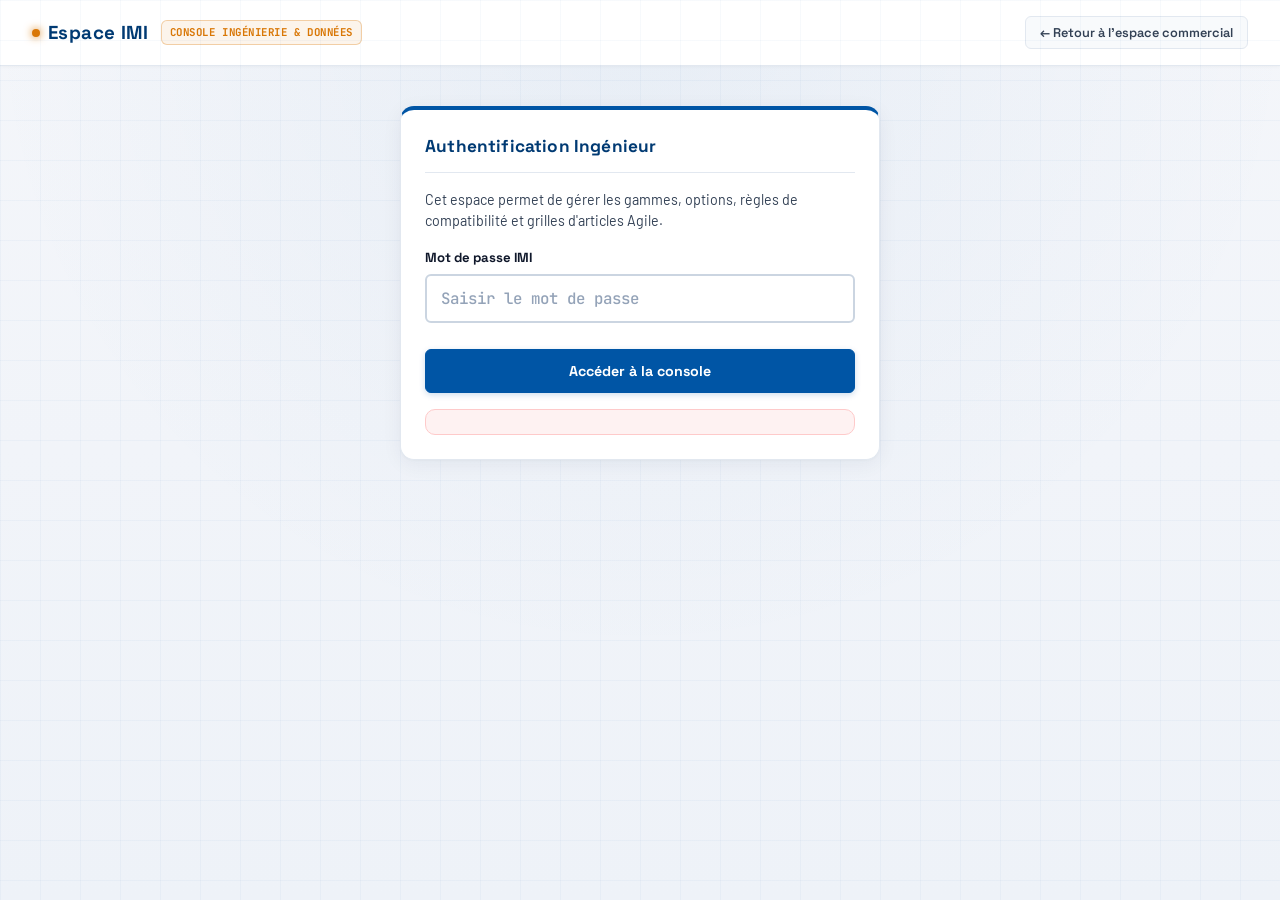
<file: frontend/admin.html>
<!doctype html>
<html lang="fr">
<head>
<meta charset="utf-8">
<meta name="viewport" content="width=device-width, initial-scale=1">
<title>Catalogue Industriel — Espace IMI</title>
<link rel="stylesheet" href="css/style.css?v=15">
<link rel="stylesheet" href="css/admin.css?v=19">
</head>
<body>

<header class="admin-header">
  <div class="admin-header-title">
    <h1>Espace IMI</h1>
    <span class="admin-tag">Console Ingénierie & Données</span>
  </div>
  <span class="admin-scope"><a href="index.html">← Retour à l'espace commercial</a></span>
</header>

<section id="login-panel" class="admin-panel">
  <div class="admin-panel-head">
    <h2>Authentification Ingénieur</h2>
  </div>
  <p style="color: var(--text-secondary); margin-bottom: var(--space-4);">Cet espace permet de gérer les gammes, options, règles de compatibilité et grilles d'articles Agile.</p>
  <form id="login-form">
    <label>Mot de passe IMI
      <input type="password" id="login-password" placeholder="Saisir le mot de passe" autocomplete="current-password" required>
    </label>
    <button type="submit" style="margin-top: 10px;">Accéder à la console</button>
  </form>
  <div id="login-error" class="message message-error" hidden style="margin-top: var(--space-4);"></div>
</section>

<nav id="admin-family-picker" class="family-picker" style="max-width: 1100px; margin: var(--space-4) auto;" aria-label="Choix de la gamme" hidden></nav>

<section id="create-family-panel" class="admin-panel" hidden style="max-width: 1100px; margin: 0 auto var(--space-6);">
  <div class="admin-panel-head">
    <h2>Créer une nouvelle gamme</h2>
  </div>
  <p class="admin-panel-hint">
    Crée une gamme vide (code, libellé, description). Les groupes d'options, les options et
    la grille se saisissent ensuite dans les écrans ci-dessous une fois la gamme
    sélectionnée — comme pour une gamme existante. Agile ne connaît que les articles, pas
    la configuration qui les relie : cette partie reste toujours une saisie manuelle.
  </p>
  <form id="family-create-form">
    <div class="agile-article-search">
      <label>Rechercher un article Agile fini par désignation, pour suggérer un code (ex. « digitizer »)
        <input type="search" id="new-family-article-search-input" placeholder="ex. Digitizer, S1...">
      </label>
      <p class="admin-panel-hint" style="margin: 4px 0 0;">
        Suggestion à partir du premier segment de la désignation — fiable pour la plupart des
        gammes (ex. « CRT-Q-EXT-4U » → CRT), pas pour toutes (HDR/SATCORE portent un nom
        commercial différent du code de gamme) : à corriger à la main si besoin.
      </p>
      <div id="new-family-article-search-results"></div>
    </div>
    <label>Code technique (fixe une fois créé, ex. DIGITIZER)
      <input type="text" id="new-family-code" required>
    </label>
    <label>Libellé <input type="text" id="new-family-label" required></label>
    <label>Description <textarea id="new-family-description" rows="2"></textarea></label>
    <button type="submit">Créer la gamme</button>
  </form>
  <div id="create-family-message"></div>
</section>

<main id="admin-content" hidden>

  <!-- Gestion Gamme -->
  <section class="admin-panel">
    <div class="admin-panel-head">
      <h2>Paramètres de la Gamme</h2>
    </div>
    <form id="family-form">
      <label>Libellé <input type="text" id="family-label" required></label>
      <label>Description <textarea id="family-description" rows="2"></textarea></label>
      <button type="submit">Enregistrer les modifications</button>
    </form>
    <button type="button" id="delete-family-btn" class="danger" style="margin-top: var(--space-4);">Supprimer cette gamme</button>
  </section>

  <!-- Licences -->
  <section id="license-panel" class="admin-panel" hidden>
    <div class="admin-panel-head">
      <h2>Mots de Licence & Télémétrie</h2>
    </div>
    <div id="license-crt-notice" class="message message-warning" hidden style="margin-bottom: var(--space-4);">
      CRT (FEP) calcule sa licence directement dans le code
      (<code>resolver.build_fep_license</code>) : table de fonctions + compteurs, pas un
      mot en somme pondérée — pas éditable ici. Voir docs/04-regles-du-classeur.md § 4.
    </div>
    <div id="license-words-list"></div>
    <details class="admin-add" id="license-word-add">
      <summary>+ Ajouter un mot de licence</summary>
      <form id="license-word-create-form">
        <label>Code technique (fixe une fois créé, ex. DEM, DEMLI, MODLI)
          <input type="text" id="new-word-code" required>
        </label>
        <label>Libellé <input type="text" id="new-word-label" required></label>
        <button type="submit">Créer le mot</button>
      </form>
    </details>
  </section>

  <!-- Groupes d'options -->
  <section class="admin-panel">
    <div class="admin-panel-head">
      <h2>Groupes d'options & Structure</h2>
    </div>
    <div id="groups-list"></div>
    <details class="admin-add">
      <summary>+ Ajouter un groupe d'options</summary>
      <form id="group-create-form">
        <label>Code technique (fixe une fois créé) <input type="text" id="new-group-code" required></label>
        <label>Libellé <input type="text" id="new-group-label" required></label>
        <label>Section <input type="text" id="new-group-section"></label>
        <label>Type de sélection
          <select id="new-group-selection">
            <option value="single">single (choix unique / radio)</option>
            <option value="boolean">boolean (optionnel / case à cocher)</option>
          </select>
        </label>
        <button type="submit">Créer le groupe</button>
      </form>
    </details>
  </section>

  <!-- Grille articles -->
  <section class="admin-panel">
    <div class="admin-panel-head">
      <h2>Grille d'articles (Article Agile ↔ Combinaison)</h2>
      <input type="search" id="articles-search" class="admin-search-input" placeholder="Rechercher un article..." aria-label="Filtrer les articles">
    </div>
    <table id="articles-table" class="admin-table">
      <thead>
        <tr>
          <th>Article</th>
          <th>Options</th>
          <th>Actions</th>
        </tr>
      </thead>
      <tbody id="articles-body"></tbody>
    </table>
    <details class="admin-add">
      <summary>+ Ajouter une ligne de grille (Article standard)</summary>
      <div class="agile-article-search">
        <label>Rechercher un article Agile déjà synchronisé (code, désignation, ligne produit...)
          <input type="search" id="agile-article-search-input" placeholder="ex. Digitizer, S1...">
        </label>
        <div id="agile-article-search-results"></div>
      </div>
      <form id="article-create-form">
        <label>Code article Agile <input type="text" id="new-article-item"></label>
        <label>Désignation <input type="text" id="new-article-designation"></label>
        <label>Référence commerciale <input type="text" id="new-article-ref"></label>
        <label>Prix standard (€) <input type="number" step="0.01" id="new-article-price"></label>
        <fieldset id="new-article-options"><legend>Options embarquées</legend></fieldset>
        <button type="submit">Créer l'article</button>
      </form>
    </details>
  </section>

  <!-- Vérification nomenclature Agile (BOM) -->
  <section class="admin-panel">
    <div class="admin-panel-head">
      <h2>Vérification nomenclature Agile (BOM)</h2>
      <button type="button" id="bom-check-run">Lancer la vérification</button>
    </div>
    <p class="admin-panel-hint">
      Compare, pour les articles de cette gamme, le composant Agile attendu de chaque
      option cochée avec la nomenclature réelle de l'article dans Snowflake. Un écart
      signalé n'est pas forcément une erreur de grille — un composant peut légitimement
      varier selon une autre option cochée à côté (ex. le châssis) ; à vérifier au cas par
      cas avant correction.
    </p>
    <div id="bom-check-result"></div>
  </section>

  <!-- Comparaison à la liste de vente Agile -->
  <section class="admin-panel">
    <div class="admin-panel-head">
      <h2>Comparaison à la liste de vente Agile</h2>
      <button type="button" id="sale-list-check-run">Lancer la comparaison</button>
    </div>
    <p class="admin-panel-hint">
      Compare les codes articles de la grille à la liste de vente officielle Agile de cette
      gamme (« LISTE PRODUITS ... », repérée par désignation — toujours affichée ci-dessous
      pour vérifier que c'est la bonne). Un article absent est généralement retiré côté
      Agile (évolution, obsolescence) mais pas systématiquement : à vérifier au cas par cas,
      rien n'est supprimé automatiquement.
    </p>
    <div id="sale-list-check-result"></div>
  </section>

  <!-- Règles de compatibilité -->
  <section class="admin-panel">
    <div class="admin-panel-head">
      <h2>Règles de compatibilité technique</h2>
      <input type="search" id="rules-search" class="admin-search-input" placeholder="Rechercher une règle..." aria-label="Filtrer les règles">
    </div>
    <table class="admin-table">
      <thead>
        <tr><th>Si (Source)</th><th>Relation</th><th>Cible</th><th>Message associé</th><th>Actions</th></tr>
      </thead>
      <tbody id="rules-body"></tbody>
    </table>
    <details class="admin-add">
      <summary>+ Ajouter une règle de compatibilité</summary>
      <form id="rule-create-form">
        <label>Option source <select id="new-rule-source"></select></label>
        <label>Relation
          <select id="new-rule-kind">
            <option value="requires">nécessite (requires)</option>
            <option value="excludes">exclut (excludes)</option>
          </select>
        </label>
        <label>Option cible <select id="new-rule-target"></select></label>
        <label>Message (optionnel — un message clair sera généré par défaut) <input type="text" id="new-rule-message"></label>
        <button type="submit">Créer la règle</button>
      </form>
    </details>
  </section>

</main>

<script src="js/api.js?v=2"></script>
<script src="js/admin-api.js?v=11"></script>
<script src="js/admin.js?v=13"></script>
</body>
</html>
</file>
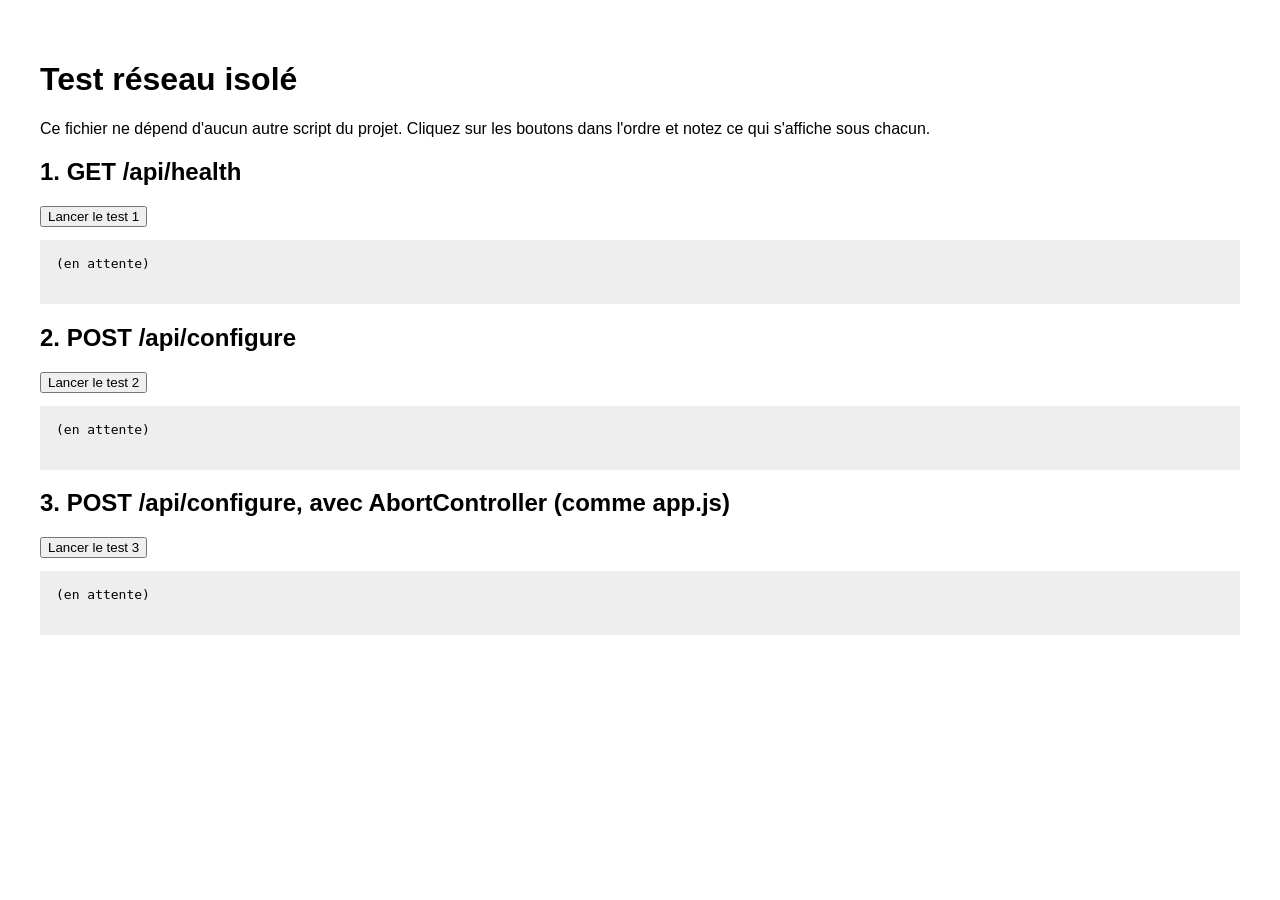
<file: frontend/test-fetch.html>
<!doctype html>
<html lang="fr">
<head>
<meta charset="utf-8">
<title>Test réseau</title>
</head>
<body style="font-family: sans-serif; padding: 2rem;">

<h1>Test réseau isolé</h1>
<p>Ce fichier ne dépend d'aucun autre script du projet. Cliquez sur les boutons dans
l'ordre et notez ce qui s'affiche sous chacun.</p>

<h2>1. GET /api/health</h2>
<button onclick="test1()">Lancer le test 1</button>
<pre id="out1" style="background:#eee; padding:1rem; min-height:2rem;">(en attente)</pre>

<h2>2. POST /api/configure</h2>
<button onclick="test2()">Lancer le test 2</button>
<pre id="out2" style="background:#eee; padding:1rem; min-height:2rem;">(en attente)</pre>

<h2>3. POST /api/configure, avec AbortController (comme app.js)</h2>
<button onclick="test3()">Lancer le test 3</button>
<pre id="out3" style="background:#eee; padding:1rem; min-height:2rem;">(en attente)</pre>

<script>
function log(id, text) {
  const el = document.getElementById(id);
  const time = new Date().toLocaleTimeString();
  el.textContent += `\n[${time}] ${text}`;
}

function test1() {
  const out = document.getElementById("out1");
  out.textContent = "(en attente)";
  log("out1", "Envoi de la requête...");
  fetch("/api/health")
    .then((r) => { log("out1", "Réponse reçue, statut " + r.status); return r.json(); })
    .then((data) => log("out1", "Contenu : " + JSON.stringify(data)))
    .catch((error) => log("out1", "ERREUR : " + error));
}

function test2() {
  const out = document.getElementById("out2");
  out.textContent = "(en attente)";
  log("out2", "Envoi de la requête...");
  fetch("/api/configure", {
    method: "POST",
    headers: { "Content-Type": "application/json" },
    body: JSON.stringify({ family_code: "CRT", option_ids: [] }),
  })
    .then((r) => { log("out2", "Réponse reçue, statut " + r.status); return r.json(); })
    .then((data) => log("out2", "Contenu : " + JSON.stringify(data)))
    .catch((error) => log("out2", "ERREUR : " + error));
}

function test3() {
  const out = document.getElementById("out3");
  out.textContent = "(en attente)";
  log("out3", "Envoi de la requête (avec AbortController, timeout 8s)...");
  const controller = new AbortController();
  const timeout = setTimeout(() => {
    log("out3", "Timeout de 8s atteint, annulation...");
    controller.abort();
  }, 8000);
  fetch("/api/configure", {
    method: "POST",
    headers: { "Content-Type": "application/json" },
    body: JSON.stringify({ family_code: "CRT", option_ids: [] }),
    signal: controller.signal,
  })
    .then((r) => { log("out3", "Réponse reçue, statut " + r.status); return r.json(); })
    .then((data) => log("out3", "Contenu : " + JSON.stringify(data)))
    .catch((error) => log("out3", "ERREUR : " + error))
    .finally(() => clearTimeout(timeout));
}
</script>
</body>
</html>
</file>
<file: frontend/css/style.css>
/* ==========================================================================
   SAFRAN DATA SYSTEMS — CATALOGUE INDUSTRIEL
   Thème : Console Aérospatiale Blanche & Lumineuse
   ========================================================================== */

@import url('https://fonts.googleapis.com/css2?family=Barlow:ital,wght@0,400;0,500;0,600;0,700;1,400&family=JetBrains+Mono:wght@400;500;600;700&family=Space+Grotesk:wght@400;500;600;700&display=swap');

:root {
  /* Palette de Base — Fond Blanc & Lumineux */
  --bg-core: #f4f6fa;
  --bg-surface-1: #ffffff;
  --bg-surface-2: #f8fafc;
  --bg-surface-3: #f1f5f9;
  --bg-surface-hover: #eef6ff;
  --bg-glass: rgba(255, 255, 255, 0.88);

  /* Couleurs de Texte */
  --text-primary: #0f172a;
  --text-secondary: #334155;
  --text-muted: #64748b;
  --text-dim: #94a3b8;

  /* Accents & Identité Safran */
  --safran-blue: #0055a5;
  --safran-blue-dark: #003a73;
  --safran-blue-light: #e0effe;
  --safran-blue-glow: rgba(0, 85, 165, 0.25);
  
  --accent-cyan: #0284c7;
  --accent-cyan-glow: rgba(2, 132, 199, 0.25);
  --accent-cyan-dim: rgba(2, 132, 199, 0.08);

  --accent-amber: #d97706;
  --accent-amber-glow: rgba(217, 119, 6, 0.25);
  --accent-amber-dim: rgba(217, 119, 6, 0.08);

  --accent-emerald: #16a34a;
  --accent-emerald-dim: rgba(22, 163, 74, 0.08);

  --accent-crimson: #dc2626;
  --accent-crimson-dim: rgba(220, 38, 38, 0.08);

  /* Bordures & Ombres */
  --border-subtle: #e2e8f0;
  --border-medium: #cbd5e1;
  --border-active: #0055a5;

  /* Typographie */
  --font-heading: "Space Grotesk", system-ui, sans-serif;
  --font-body: "Barlow", system-ui, sans-serif;
  --font-mono: "JetBrains Mono", ui-monospace, monospace;

  /* Espacements */
  --space-1: 4px;
  --space-2: 8px;
  --space-3: 12px;
  --space-4: 16px;
  --space-5: 20px;
  --space-6: 24px;
  --space-8: 32px;
  --space-10: 40px;

  /* Rayons & Ombres */
  --radius-sm: 6px;
  --radius-md: 10px;
  --radius-lg: 14px;
  --radius-pill: 9999px;

  --shadow-subtle: 0 1px 3px rgba(0, 0, 0, 0.04), 0 1px 2px rgba(0, 0, 0, 0.02);
  --shadow-card: 0 4px 20px rgba(0, 35, 70, 0.06), 0 1px 3px rgba(0, 0, 0, 0.03);
  --shadow-hover: 0 12px 32px rgba(0, 85, 165, 0.14), 0 2px 6px rgba(0, 0, 0, 0.04);
}

/* ==========================================================================
   RESET & STRUCTURE GLOBALE
   ========================================================================== */

*, *::before, *::after {
  box-sizing: border-box;
  margin: 0;
  padding: 0;
}

html {
  background-color: var(--bg-core);
  color: var(--text-primary);
  font-family: var(--font-body);
  font-size: 15px;
  line-height: 1.5;
  -webkit-font-smoothing: antialiased;
  -moz-osx-font-smoothing: grayscale;
  scroll-behavior: smooth;
}

body {
  min-height: 100vh;
  background: 
    radial-gradient(circle at 50% 0%, rgba(0, 85, 165, 0.05) 0%, transparent 60%),
    linear-gradient(180deg, #f4f6fa 0%, #eef2f8 100%);
  background-attachment: fixed;
  color: var(--text-primary);
  overflow-x: hidden;
}

/* Grille matricielle subtile et propre en arrière-plan */
body::before {
  content: "";
  position: fixed;
  inset: 0;
  background-image: 
    linear-gradient(to right, rgba(0, 85, 165, 0.03) 1px, transparent 1px),
    linear-gradient(to bottom, rgba(0, 85, 165, 0.03) 1px, transparent 1px);
  background-size: 40px 40px;
  pointer-events: none;
  z-index: 0;
}

::selection {
  background: var(--safran-blue-light);
  color: var(--safran-blue-dark);
}

:focus-visible {
  outline: 2px solid var(--safran-blue);
  outline-offset: 2px;
}

/* ==========================================================================
   BANDEAU DE MARQUE (BRANDBAR)
   ========================================================================== */

.brandbar {
  position: relative;
  z-index: 10;
  display: flex;
  align-items: center;
  justify-content: space-between;
  padding: var(--space-4) var(--space-8);
  background: rgba(255, 255, 255, 0.95);
  backdrop-filter: blur(16px);
  -webkit-backdrop-filter: blur(16px);
  border-bottom: 1px solid var(--border-subtle);
  box-shadow: 0 1px 4px rgba(0, 0, 0, 0.03);
}

.brandbar-left {
  display: flex;
  align-items: center;
  gap: var(--space-4);
}

.brandbar-logo {
  height: 32px;
  width: auto;
  border-radius: var(--radius-sm);
}

.brandbar-brand {
  display: flex;
  flex-direction: column;
  gap: 1px;
}

.brandbar-title {
  font-family: var(--font-heading);
  font-weight: 700;
  font-size: 1.15rem;
  letter-spacing: 0.08em;
  color: var(--safran-blue-dark);
  display: flex;
  align-items: center;
  gap: 8px;
}

.brandbar-title::before {
  content: "";
  display: inline-block;
  width: 8px;
  height: 8px;
  border-radius: 50%;
  background: var(--safran-blue);
  box-shadow: 0 0 8px var(--safran-blue-glow);
}

.brandbar-subtitle {
  font-size: 0.8rem;
  color: var(--text-muted);
  letter-spacing: 0.04em;
  text-transform: uppercase;
  font-weight: 500;
}

.brandbar-right {
  display: flex;
  align-items: center;
  gap: var(--space-4);
}

.telemetry-status {
  display: flex;
  align-items: center;
  gap: 8px;
  font-family: var(--font-mono);
  font-size: 0.75rem;
  font-weight: 600;
  padding: 5px 12px;
  border-radius: var(--radius-pill);
  background: var(--accent-emerald-dim);
  border: 1px solid rgba(22, 163, 74, 0.25);
  color: var(--accent-emerald);
}

.status-pulse {
  width: 6px;
  height: 6px;
  border-radius: 50%;
  background: var(--accent-emerald);
  box-shadow: 0 0 6px var(--accent-emerald);
  animation: pulse-dot 2s infinite ease-in-out;
}

@keyframes pulse-dot {
  0%, 100% { opacity: 1; transform: scale(1); }
  50% { opacity: 0.4; transform: scale(0.8); }
}

.crt-view-btn {
  display: inline-flex;
  align-items: center;
  gap: 7px;
  padding: 6px 14px;
  background: var(--safran-blue-light);
  border: 1px solid rgba(0, 85, 165, 0.3);
  border-radius: var(--radius-sm);
  color: var(--safran-blue-dark);
  font-family: var(--font-heading);
  font-size: 0.82rem;
  font-weight: 700;
  letter-spacing: 0.02em;
  cursor: pointer;
  transition: all 0.2s cubic-bezier(0.16, 1, 0.3, 1);
}

.crt-view-btn:hover {
  background: var(--safran-blue);
  border-color: var(--safran-blue);
  color: #ffffff;
  box-shadow: 0 4px 14px var(--safran-blue-glow);
  transform: translateY(-1px);
}

.admin-badge-link {
  display: inline-flex;
  align-items: center;
  gap: 7px;
  padding: 6px 14px;
  background: #f8fafc;
  border: 1px solid var(--border-subtle);
  border-radius: var(--radius-sm);
  color: var(--text-secondary);
  text-decoration: none;
  font-family: var(--font-heading);
  font-size: 0.82rem;
  font-weight: 600;
  letter-spacing: 0.02em;
  transition: all 0.2s ease;
}

.admin-badge-link:hover {
  background: var(--safran-blue-light);
  border-color: var(--safran-blue);
  color: var(--safran-blue-dark);
  box-shadow: 0 2px 10px var(--safran-blue-glow);
  transform: translateY(-1px);
}

/* ==========================================================================
   ZONE CENTRALE DU CONFIGURATEUR
   ========================================================================== */

#app-root {
  position: relative;
  z-index: 1;
  max-width: 1440px;
  margin: 0 auto;
  padding: 0 var(--space-6) var(--space-10);
}

/* ==========================================================================
   SÉLECTEUR DE GAMMES (FAMILY PICKER)
   ========================================================================== */

.family-section {
  margin: var(--space-6) 0 var(--space-8);
}

.section-label-bar {
  display: flex;
  align-items: center;
  gap: 12px;
  margin-bottom: var(--space-4);
}

.section-tag {
  font-family: var(--font-mono);
  font-size: 0.72rem;
  font-weight: 700;
  color: var(--safran-blue);
  background: var(--safran-blue-light);
  padding: 3px 9px;
  border-radius: var(--radius-sm);
  border: 1px solid rgba(0, 85, 165, 0.2);
  letter-spacing: 0.08em;
  text-transform: uppercase;
}

.section-heading-text {
  font-family: var(--font-heading);
  font-size: 1.1rem;
  font-weight: 700;
  color: var(--text-primary);
  letter-spacing: 0.01em;
}

.family-picker {
  display: grid;
  grid-template-columns: repeat(auto-fit, minmax(180px, 1fr));
  gap: var(--space-3);
}

.family-picker button {
  position: relative;
  background: var(--bg-surface-1);
  border: 1px solid var(--border-subtle);
  border-radius: var(--radius-md);
  padding: var(--space-4) var(--space-5);
  cursor: pointer;
  text-align: left;
  display: flex;
  flex-direction: column;
  justify-content: space-between;
  gap: 8px;
  transition: all 0.2s cubic-bezier(0.16, 1, 0.3, 1);
  overflow: hidden;
  box-shadow: var(--shadow-card);
}

.family-picker button::before {
  content: "";
  position: absolute;
  top: 0;
  left: 0;
  right: 0;
  height: 3px;
  background: var(--safran-blue);
  opacity: 0;
  transition: opacity 0.2s ease;
}

.family-picker button:hover {
  border-color: var(--safran-blue);
  transform: translateY(-3px);
  box-shadow: var(--shadow-hover);
}

.family-picker button:hover::before {
  opacity: 1;
}

.family-picker button.active {
  background: linear-gradient(135deg, var(--safran-blue) 0%, var(--safran-blue-dark) 100%);
  border-color: var(--safran-blue);
  box-shadow: 0 8px 25px var(--safran-blue-glow);
  transform: translateY(-2px);
}

.family-picker button.active::before {
  opacity: 1;
  background: #fff;
}

.family-card-title {
  font-family: var(--font-heading);
  font-weight: 700;
  font-size: 1.25rem;
  color: var(--text-primary);
  letter-spacing: 0.01em;
}

.family-picker button.active .family-card-title {
  color: #ffffff;
}

.family-picker button .license-badge {
  display: inline-flex;
  align-items: center;
  gap: 4px;
  font-size: 0.68rem;
  font-family: var(--font-mono);
  font-weight: 600;
  color: var(--accent-amber);
  background: var(--accent-amber-dim);
  border: 1px solid rgba(217, 119, 6, 0.3);
  padding: 2px 7px;
  border-radius: var(--radius-sm);
  width: fit-content;
}

.family-picker button.active .license-badge {
  color: #fff;
  background: rgba(255, 255, 255, 0.2);
  border-color: rgba(255, 255, 255, 0.4);
}

/* ==========================================================================
   LAYOUT CONFIGURATEUR : SPLIT VIEW (OPTIONS GAUCHE + ANNEXE DROITE)
   ========================================================================== */

.configurator {
  display: grid;
  grid-template-columns: 1fr 390px;
  gap: var(--space-8);
  align-items: start;
  margin-top: var(--space-4);
}

@media (max-width: 1100px) {
  .configurator {
    grid-template-columns: 1fr 340px;
    gap: var(--space-5);
  }
}

@media (max-width: 900px) {
  .configurator {
    grid-template-columns: 1fr;
  }
}

.configurator[hidden] {
  display: none !important;
}

/* ==========================================================================
   COLONNE DE GAUCHE : OPTIONS & GROUPES
   ========================================================================== */

.configurator-left {
  display: flex;
  flex-direction: column;
  gap: var(--space-6);
}

.configurator-head {
  display: flex;
  flex-direction: column;
  gap: 6px;
  padding-bottom: var(--space-4);
  border-bottom: 1px solid var(--border-subtle);
}

#family-title {
  font-family: var(--font-heading);
  font-weight: 700;
  font-size: 2.2rem;
  color: var(--safran-blue-dark);
  letter-spacing: -0.01em;
}

.family-description {
  font-size: 0.95rem;
  color: var(--text-secondary);
  line-height: 1.6;
}

/* Sélecteur « rechercher un article existant » */
.article-picker {
  display: flex;
  flex-direction: column;
  gap: 8px;
  background: var(--bg-surface-1);
  border: 1px solid var(--border-subtle);
  border-radius: var(--radius-lg);
  padding: var(--space-4) var(--space-5);
  box-shadow: var(--shadow-card);
}

.article-picker[hidden] {
  display: none !important;
}

.article-picker-label {
  display: flex;
  align-items: center;
  gap: 8px;
  font-family: var(--font-heading);
  font-size: 0.8rem;
  font-weight: 700;
  text-transform: uppercase;
  letter-spacing: 0.06em;
  color: var(--safran-blue);
}

.article-picker-select {
  appearance: none;
  -webkit-appearance: none;
  width: 100%;
  font-family: var(--font-mono);
  font-size: 0.9rem;
  color: var(--text-primary);
  background: var(--bg-surface-2) url('data:image/svg+xml;utf8,<svg xmlns="http://www.w3.org/2000/svg" width="16" height="16" viewBox="0 0 24 24" fill="none" stroke="%2364748b" stroke-width="2" stroke-linecap="round" stroke-linejoin="round"><polyline points="6 9 12 15 18 9"/></svg>') no-repeat right 12px center;
  border: 1px solid var(--border-medium);
  border-radius: var(--radius-md);
  padding: 10px 36px 10px 12px;
  cursor: pointer;
  transition: border-color 0.2s ease, box-shadow 0.2s ease;
}

.article-picker-select:hover {
  border-color: var(--safran-blue);
}

.article-picker-select:focus {
  outline: none;
  border-color: var(--safran-blue);
  box-shadow: 0 0 0 3px var(--safran-blue-glow);
}

/* Import d'une configuration exportée */
.import-config-box {
  display: flex;
  flex-direction: column;
  gap: 8px;
  background: var(--bg-surface-1);
  border: 1px solid var(--border-subtle);
  border-radius: var(--radius-lg);
  padding: var(--space-4) var(--space-5);
  box-shadow: var(--shadow-card);
  max-width: 900px;
  margin: 0 auto var(--space-6);
}

.import-config-label {
  display: flex;
  align-items: center;
  gap: 8px;
  font-family: var(--font-heading);
  font-size: 0.8rem;
  font-weight: 700;
  text-transform: uppercase;
  letter-spacing: 0.06em;
  color: var(--safran-blue);
}

.import-config-row {
  display: flex;
  gap: 8px;
}

.import-config-row input {
  flex: 1;
  font-family: var(--font-mono);
  font-size: 0.9rem;
  color: var(--text-primary);
  background: var(--bg-surface-2);
  border: 1px solid var(--border-medium);
  border-radius: var(--radius-md);
  padding: 10px 12px;
}

.import-config-row input:focus {
  outline: none;
  border-color: var(--safran-blue);
  box-shadow: 0 0 0 3px var(--safran-blue-glow);
}

.import-config-row button {
  font-family: var(--font-heading);
  font-weight: 700;
  font-size: 0.85rem;
  padding: 0 18px;
  border: 1px solid var(--safran-blue);
  border-radius: var(--radius-md);
  background: var(--safran-blue);
  color: #ffffff;
  cursor: pointer;
}

.export-config-code {
  margin-top: var(--space-4);
  font-size: 0.75rem;
  color: var(--text-muted);
  font-family: var(--font-mono);
}

.export-config-code code {
  font-weight: 700;
}

/* Groupes & Sections d'Options */
#groups {
  display: flex;
  flex-direction: column;
  gap: var(--space-6);
}

.section {
  background: var(--bg-surface-1);
  border: 1px solid var(--border-subtle);
  border-radius: var(--radius-lg);
  overflow: hidden;
  box-shadow: var(--shadow-card);
  transition: border-color 0.2s ease, box-shadow 0.2s ease;
}

.section:hover {
  border-color: var(--border-medium);
  box-shadow: var(--shadow-hover);
}

.section-title {
  display: flex;
  align-items: center;
  justify-content: space-between;
  font-family: var(--font-heading);
  font-size: 0.88rem;
  font-weight: 700;
  text-transform: uppercase;
  letter-spacing: 0.08em;
  color: #fff;
  background: linear-gradient(90deg, var(--safran-blue) 0%, var(--safran-blue-dark) 100%);
  padding: var(--space-3) var(--space-5);
}

.section-title::before {
  content: "";
  display: inline-block;
  width: 4px;
  height: 14px;
  background: #fff;
  border-radius: 2px;
  margin-right: 8px;
}

.group {
  padding: var(--space-4) var(--space-5);
  border-bottom: 1px solid var(--border-subtle);
}

.group:last-child {
  border-bottom: none;
}

.group-label {
  display: flex;
  align-items: center;
  justify-content: space-between;
  font-family: var(--font-heading);
  font-weight: 600;
  font-size: 1.05rem;
  color: var(--text-primary);
  margin-bottom: var(--space-3);
}

.group-selection-badge {
  font-family: var(--font-mono);
  font-size: 0.7rem;
  font-weight: 600;
  color: var(--text-muted);
  text-transform: uppercase;
  letter-spacing: 0.05em;
  background: var(--bg-surface-3);
  padding: 2px 8px;
  border-radius: var(--radius-sm);
}

.options-container {
  display: flex;
  flex-direction: column;
  gap: 8px;
}

/* Ligne d'Option Interactive */
.option-row {
  position: relative;
  display: flex;
  align-items: center;
  gap: var(--space-3);
  padding: 10px 14px;
  background: #f8fafc;
  border: 1px solid var(--border-subtle);
  border-radius: var(--radius-md);
  transition: all 0.2s cubic-bezier(0.16, 1, 0.3, 1);
  cursor: pointer;
}

.option-row:hover {
  background: var(--bg-surface-hover);
  border-color: rgba(0, 85, 165, 0.3);
  transform: translateX(3px);
}

.option-row.active-row {
  background: var(--safran-blue-light);
  border-color: var(--safran-blue);
  box-shadow: 0 2px 8px var(--safran-blue-glow);
}

.option-row input[type="radio"],
.option-row input[type="checkbox"] {
  appearance: none;
  -webkit-appearance: none;
  width: 18px;
  height: 18px;
  flex-shrink: 0;
  border: 2px solid var(--border-medium);
  background: #ffffff;
  cursor: pointer;
  position: relative;
  transition: all 0.2s ease;
}

.option-row input[type="radio"] {
  border-radius: 50%;
}

.option-row input[type="checkbox"] {
  border-radius: 4px;
}

.option-row input:hover {
  border-color: var(--safran-blue);
}

.option-row input:checked {
  background: var(--safran-blue);
  border-color: var(--safran-blue);
}

.option-row input[type="radio"]:checked::after {
  content: "";
  position: absolute;
  inset: 3px;
  border-radius: 50%;
  background: #ffffff;
}

.option-row input[type="checkbox"]:checked::after {
  content: "";
  position: absolute;
  left: 4px;
  top: 1px;
  width: 4px;
  height: 8px;
  border: solid #ffffff;
  border-width: 0 2px 2px 0;
  transform: rotate(45deg);
}

.option-row label {
  flex: 1;
  font-size: 0.95rem;
  color: var(--text-primary);
  cursor: pointer;
  user-select: none;
  font-weight: 500;
}

.option-row label .option-tech-tag {
  color: var(--text-muted);
  font-size: 0.85rem;
  font-weight: 400;
}

.info-button {
  width: 24px;
  height: 24px;
  border-radius: 50%;
  background: #ffffff;
  border: 1px solid var(--border-subtle);
  color: var(--text-muted);
  font-family: var(--font-heading);
  font-weight: 700;
  font-size: 0.75rem;
  display: flex;
  align-items: center;
  justify-content: center;
  cursor: pointer;
  transition: all 0.2s ease;
  flex-shrink: 0;
  box-shadow: var(--shadow-subtle);
}

.info-button:hover {
  background: var(--safran-blue);
  border-color: var(--safran-blue);
  color: #fff;
  transform: scale(1.1);
}

/* ==========================================================================
   COLONNE DE DROITE : ANNEXE PRODUIT & TÉLÉMÉTRIE (STICKY SIDEBAR)
   ========================================================================== */

.configurator-sidebar {
  position: sticky;
  top: var(--space-4);
  max-height: calc(100vh - var(--space-8));
  overflow-y: auto;
  overflow-x: hidden;
  padding-right: 6px;
  display: flex;
  flex-direction: column;
  gap: var(--space-4);
  z-index: 5;
  scrollbar-width: thin;
  scrollbar-color: rgba(0, 85, 165, 0.3) transparent;
}

.configurator-sidebar::-webkit-scrollbar {
  width: 4px;
}

.configurator-sidebar::-webkit-scrollbar-track {
  background: transparent;
}

.configurator-sidebar::-webkit-scrollbar-thumb {
  background: rgba(0, 85, 165, 0.3);
  border-radius: 4px;
}

.configurator-sidebar::-webkit-scrollbar-thumb:hover {
  background: var(--safran-blue);
}

/* Carte Visuel Produit 3D avec Effet Tilt */
.product-visual-card {
  flex-shrink: 0;
  position: relative;
  background: #ffffff;
  border: 1px solid var(--border-subtle);
  border-radius: var(--radius-lg);
  padding: var(--space-4);
  box-shadow: var(--shadow-card);
  overflow: hidden;
  transform-style: preserve-3d;
  perspective: 1000px;
  transition: border-color 0.3s ease, box-shadow 0.3s ease;
}

.product-visual-card[hidden] {
  display: none !important;
}

.product-visual-card:hover {
  border-color: var(--safran-blue);
  box-shadow: var(--shadow-hover);
}

.product-visual-badge {
  position: absolute;
  top: 14px;
  left: 14px;
  z-index: 2;
  font-family: var(--font-mono);
  font-size: 0.68rem;
  font-weight: 700;
  text-transform: uppercase;
  letter-spacing: 0.08em;
  padding: 3px 8px;
  background: #f1f5f9;
  border: 1px solid var(--border-subtle);
  border-radius: var(--radius-sm);
  color: var(--safran-blue-dark);
}

.product-visual-container {
  position: relative;
  width: 100%;
  height: 180px;
  display: flex;
  align-items: center;
  justify-content: center;
  margin: var(--space-3) 0 0;
  border-radius: var(--radius-md);
  background: radial-gradient(circle at center, rgba(0, 85, 165, 0.06) 0%, transparent 70%);
}

.product-visual-container img {
  max-width: 92%;
  max-height: 160px;
  object-fit: contain;
  filter: drop-shadow(0 8px 16px rgba(0, 30, 60, 0.15));
  transition: transform 0.4s cubic-bezier(0.16, 1, 0.3, 1);
}

.product-visual-card:hover .product-visual-container img {
  transform: scale(1.04) translateY(-3px);
}

/* Carte Récapitulative & Synthèse Commerciale */
.recap-card {
  flex-shrink: 0;
  background: var(--bg-surface-1);
  border: 1px solid var(--border-subtle);
  border-radius: var(--radius-lg);
  padding: var(--space-5);
  box-shadow: var(--shadow-card);
  display: flex;
  flex-direction: column;
  gap: var(--space-4);
}

.recap-placeholder {
  color: var(--text-muted);
  font-size: 1rem;
  text-align: center;
  padding: var(--space-6);
  background: var(--bg-surface-1);
  border: 1px solid var(--border-subtle);
  border-radius: var(--radius-lg);
  box-shadow: var(--shadow-card);
}

.recap-header-status {
  display: flex;
  align-items: center;
  justify-content: space-between;
  padding-bottom: var(--space-3);
  border-bottom: 1px solid var(--border-subtle);
}

.status-indicator {
  display: flex;
  align-items: center;
  gap: 6px;
  font-family: var(--font-mono);
  font-size: 0.72rem;
  font-weight: 700;
  text-transform: uppercase;
  letter-spacing: 0.05em;
}

.status-indicator.standard {
  color: var(--accent-emerald);
}

.status-indicator.custom {
  color: var(--accent-amber);
}

.recap-price-block {
  display: flex;
  flex-direction: column;
  gap: 2px;
  padding: var(--space-3) var(--space-4);
  background: linear-gradient(135deg, #eef6ff 0%, #f0f7ff 100%);
  border: 1px solid rgba(0, 85, 165, 0.2);
  border-radius: var(--radius-md);
}

.recap-price-label {
  font-family: var(--font-mono);
  font-size: 0.72rem;
  text-transform: uppercase;
  letter-spacing: 0.08em;
  color: var(--text-muted);
  font-weight: 600;
}

.recap-price-value {
  font-family: var(--font-mono);
  font-size: 1.85rem;
  font-weight: 700;
  color: var(--safran-blue-dark);
  letter-spacing: -0.02em;
}

.recap-meta-list {
  display: flex;
  flex-direction: column;
  gap: var(--space-3);
}

.recap-meta-item {
  display: flex;
  flex-direction: column;
  gap: 3px;
}

.recap-meta-item-head {
  display: flex;
  align-items: center;
  justify-content: space-between;
}

.recap-meta-label {
  font-size: 0.75rem;
  font-family: var(--font-heading);
  text-transform: uppercase;
  letter-spacing: 0.08em;
  color: var(--text-muted);
  font-weight: 700;
}

.recap-copy-btn {
  background: none;
  border: none;
  color: var(--text-muted);
  cursor: pointer;
  padding: 2px 4px;
  font-size: 0.72rem;
  font-family: var(--font-mono);
  font-weight: 600;
  display: flex;
  align-items: center;
  gap: 4px;
  transition: color 0.15s ease;
}

.recap-copy-btn:hover {
  color: var(--safran-blue);
}

.recap-meta-value {
  font-family: var(--font-mono);
  font-size: 0.95rem;
  font-weight: 600;
  color: var(--text-primary);
  background: #f8fafc;
  padding: 6px 10px;
  border-radius: var(--radius-sm);
  border: 1px solid var(--border-subtle);
  word-break: break-all;
}

/* Bouton d'Export Fiche Commerciale */
.btn-export-quote {
  width: 100%;
  display: flex;
  align-items: center;
  justify-content: center;
  gap: 8px;
  padding: 13px 20px;
  background: linear-gradient(135deg, var(--safran-blue) 0%, var(--safran-blue-dark) 100%);
  border: 1px solid var(--safran-blue);
  border-radius: var(--radius-md);
  color: #fff;
  font-family: var(--font-heading);
  font-weight: 700;
  font-size: 0.95rem;
  letter-spacing: 0.02em;
  cursor: pointer;
  box-shadow: 0 4px 14px var(--safran-blue-glow);
  transition: all 0.2s ease;
}

.btn-export-quote:hover {
  background: linear-gradient(135deg, #0066cc 0%, var(--safran-blue) 100%);
  box-shadow: 0 6px 20px rgba(0, 85, 165, 0.35);
  transform: translateY(-1px);
}

.btn-export-quote:active {
  transform: translateY(0);
}

/* ==========================================================================
   ANNEXE : PRODUITS POSSIBLES / CONFIGURATIONS PROCHES
   ========================================================================== */

.recap-closest-card {
  flex-shrink: 0;
  background: var(--bg-surface-1);
  border: 1px solid var(--border-subtle);
  border-radius: var(--radius-lg);
  padding: var(--space-4);
  box-shadow: var(--shadow-card);
}

.recap-closest-card[hidden] {
  display: none !important;
}

.closest-card-title {
  display: flex;
  align-items: center;
  gap: 6px;
  font-family: var(--font-heading);
  font-size: 0.82rem;
  font-weight: 700;
  text-transform: uppercase;
  letter-spacing: 0.08em;
  color: var(--accent-amber);
  margin-bottom: var(--space-3);
}

.closest-card-title::before {
  content: "⚡";
  font-size: 0.9rem;
}

.closest-articles-list {
  display: flex;
  flex-direction: column;
  gap: 10px;
}

.closest-article-item {
  background: #f8fafc;
  border: 1px solid var(--border-subtle);
  border-radius: var(--radius-md);
  padding: 10px 12px;
  display: flex;
  flex-direction: column;
  gap: 6px;
  transition: border-color 0.2s ease;
}

.closest-article-item:hover {
  border-color: rgba(217, 119, 6, 0.4);
}

.closest-article-header {
  display: flex;
  align-items: baseline;
  justify-content: space-between;
}

.closest-item-number {
  font-family: var(--font-mono);
  font-weight: 700;
  font-size: 0.88rem;
  color: var(--safran-blue-dark);
}

.closest-designation {
  font-size: 0.78rem;
  color: var(--text-muted);
}

.closest-diff-tags {
  display: flex;
  flex-wrap: wrap;
  gap: 4px;
}

.diff-tag-missing {
  display: inline-flex;
  align-items: center;
  gap: 3px;
  font-family: var(--font-mono);
  font-size: 0.7rem;
  padding: 2px 6px;
  border-radius: 3px;
  background: var(--accent-amber-dim);
  border: 1px solid rgba(217, 119, 6, 0.3);
  color: var(--accent-amber);
  font-weight: 600;
}

.diff-tag-extra {
  display: inline-flex;
  align-items: center;
  gap: 3px;
  font-family: var(--font-mono);
  font-size: 0.7rem;
  padding: 2px 6px;
  border-radius: 3px;
  background: var(--accent-crimson-dim);
  border: 1px solid rgba(220, 38, 38, 0.3);
  color: var(--accent-crimson);
  font-weight: 600;
}

/* ==========================================================================
   ANNEXE : TÉLÉMÉTRIE LICENCES & MATÉRIEL
   ========================================================================== */

.recap-license-card {
  flex-shrink: 0;
  background: var(--bg-surface-1);
  border: 1px solid var(--border-subtle);
  border-radius: var(--radius-lg);
  padding: var(--space-4);
  box-shadow: var(--shadow-card);
}

.recap-license-card[hidden] {
  display: none !important;
}

.license-card-title {
  display: flex;
  align-items: center;
  gap: 6px;
  font-family: var(--font-heading);
  font-size: 0.82rem;
  font-weight: 700;
  text-transform: uppercase;
  letter-spacing: 0.08em;
  color: var(--safran-blue);
  margin-bottom: var(--space-3);
}

.license-words-grid {
  display: flex;
  flex-direction: column;
  gap: 6px;
}

.license-word {
  display: flex;
  align-items: center;
  justify-content: space-between;
  background: #f8fafc;
  border: 1px solid var(--border-subtle);
  border-radius: var(--radius-sm);
  padding: 6px 10px;
  font-size: 0.8rem;
}

.license-word b {
  font-family: var(--font-mono);
  color: var(--safran-blue-dark);
  font-weight: 700;
}

.license-word-label {
  color: var(--text-secondary);
  font-weight: 500;
}

/* ==========================================================================
   MESSAGES D'ALERTE & VIOLATIONS DE RÈGLES
   ========================================================================== */

.recap-messages-container {
  display: flex;
  flex-direction: column;
  gap: 8px;
}

.message {
  display: flex;
  align-items: flex-start;
  gap: 10px;
  padding: 12px 14px;
  border-radius: var(--radius-md);
  font-size: 0.88rem;
  line-height: 1.4;
}

.message-warning {
  background: #fffbeb;
  border: 1px solid #fde68a;
  color: #b45309;
}

.message-error {
  background: #fef2f2;
  border: 1px solid #fecaca;
  color: #b91c1c;
}

.message-success {
  background: #f0fdf4;
  border: 1px solid #bbf7d0;
  color: #15803d;
}

/* ==========================================================================
   INFOBULLE TECHNIQUE (TOOLTIP MODAL)
   ========================================================================== */

.tooltip-layer {
  position: fixed;
  inset: 0;
  background: rgba(15, 23, 42, 0.5);
  backdrop-filter: blur(6px);
  -webkit-backdrop-filter: blur(6px);
  display: flex;
  align-items: center;
  justify-content: center;
  z-index: 1000;
  padding: var(--space-4);
  animation: fadeIn 0.15s ease-out;
}

.tooltip-layer[hidden] {
  display: none !important;
}

@keyframes fadeIn {
  from { opacity: 0; }
  to { opacity: 1; }
}

.tooltip-box {
  position: relative;
  background: #ffffff;
  border: 1px solid var(--border-medium);
  border-top: 4px solid var(--safran-blue);
  border-radius: var(--radius-lg);
  padding: var(--space-6);
  max-width: 480px;
  width: 100%;
  box-shadow: 0 20px 50px rgba(0, 0, 0, 0.2);
  animation: popIn 0.2s cubic-bezier(0.16, 1, 0.3, 1);
}

@keyframes popIn {
  from { opacity: 0; transform: scale(0.95); }
  to { opacity: 1; transform: scale(1); }
}

.tooltip-header {
  display: flex;
  align-items: center;
  justify-content: space-between;
  margin-bottom: var(--space-3);
  padding-bottom: var(--space-2);
  border-bottom: 1px solid var(--border-subtle);
}

.tooltip-title {
  font-family: var(--font-heading);
  font-size: 0.95rem;
  font-weight: 700;
  color: var(--safran-blue-dark);
  text-transform: uppercase;
  letter-spacing: 0.06em;
}

.tooltip-close {
  background: none;
  border: none;
  color: var(--text-muted);
  font-size: 1.4rem;
  line-height: 1;
  cursor: pointer;
  transition: color 0.15s ease;
}

.tooltip-close:hover {
  color: var(--text-primary);
}

.tooltip-text {
  font-size: 0.95rem;
  color: var(--text-secondary);
  line-height: 1.6;
}

/* ==========================================================================
   TOAST NOTIFICATION (COPIE PRESSE-PAPIER)
   ========================================================================== */

.toast-container {
  position: fixed;
  bottom: var(--space-6);
  right: var(--space-6);
  z-index: 2000;
  display: flex;
  flex-direction: column;
  gap: 8px;
  pointer-events: none;
}

.toast {
  background: var(--safran-blue-dark);
  border: 1px solid var(--safran-blue);
  border-radius: var(--radius-md);
  padding: 10px 16px;
  color: #fff;
  font-family: var(--font-heading);
  font-size: 0.88rem;
  font-weight: 600;
  box-shadow: 0 8px 24px rgba(0, 40, 80, 0.25);
  animation: slideInToast 0.3s cubic-bezier(0.16, 1, 0.3, 1), fadeOutToast 0.3s ease 2.7s forwards;
}

@keyframes slideInToast {
  from { opacity: 0; transform: translateY(12px); }
  to { opacity: 1; transform: translateY(0); }
}

@keyframes fadeOutToast {
  from { opacity: 1; }
  to { opacity: 0; }
}

/* ==========================================================================
   FICHE IMPRIMABLE (EXPORT PDF CLIENT - PROPRE SUR FOND BLANC)
   ========================================================================== */

.export-sheet {
  display: none;
  max-width: 48rem;
  margin: 0 auto;
  font-family: var(--font-body);
  color: #1d1f20;
  background: #fff;
}

.export-header {
  display: flex;
  align-items: center;
  gap: var(--space-4);
  border-bottom: 3px solid var(--safran-blue);
  padding-bottom: var(--space-3);
  margin-bottom: var(--space-6);
}

.export-logo {
  height: 2.4rem;
  width: auto;
}

.export-header-text {
  flex: 1;
}

.export-brand {
  font-family: var(--font-heading);
  font-size: 1.3rem;
  font-weight: 700;
  letter-spacing: 0.1em;
  color: var(--safran-blue);
}

.export-doc-title {
  font-size: 0.85rem;
  color: #64748b;
}

.export-date {
  font-size: 0.8rem;
  color: #64748b;
  white-space: nowrap;
}

.export-family {
  font-family: var(--font-heading);
  font-size: 1.6rem;
  margin: 0 0 var(--space-6);
  color: #0f172a;
}

.export-block {
  margin-bottom: var(--space-6);
}

.export-block h2 {
  font-family: var(--font-heading);
  font-size: 0.85rem;
  text-transform: uppercase;
  letter-spacing: 0.08em;
  color: var(--safran-blue);
  border-bottom: 1px solid #cbd5e1;
  padding-bottom: 5px;
  margin: 0 0 var(--space-3);
}

.export-summary-table, .export-config-table {
  width: 100%;
  border-collapse: collapse;
  font-size: 0.9rem;
}

.export-summary-table th, .export-config-table th {
  text-align: left;
  font-weight: 600;
  color: #64748b;
  width: 12rem;
  vertical-align: top;
  padding: 6px 10px 6px 0;
}

.export-summary-table td, .export-config-table td {
  padding: 6px 0;
  border-bottom: 1px solid #e2e8f0;
  color: #0f172a;
}

.export-config-table .export-section-row th {
  padding-top: var(--space-3);
  color: var(--safran-blue);
  font-size: 0.8rem;
  text-transform: uppercase;
  letter-spacing: 0.05em;
}

.export-license-table {
  width: 100%;
  border-collapse: collapse;
  font-size: 0.9rem;
}

.export-license-table th, .export-license-table td {
  text-align: left;
  padding: 5px 10px 5px 0;
  border-bottom: 1px solid #e2e8f0;
}

.export-license-table td.export-hex {
  font-family: var(--font-mono);
  font-weight: 600;
}

.export-footer {
  margin-top: 2.4rem;
  padding-top: var(--space-3);
  border-top: 1px solid #cbd5e1;
  font-size: 0.75rem;
  color: #64748b;
}

@media print {
  body {
    background: #fff !important;
    color: #000 !important;
  }
  body::before {
    display: none !important;
  }
  #intro, #app-dock, .brandbar, .family-section, .configurator, .tooltip-layer, .toast-container {
    display: none !important;
  }
  .export-sheet {
    display: block !important;
  }
}
</file>
<file: frontend/css/admin.css>
/* ==========================================================================
   ESPACE IMI — CONSOLE D'INGÉNIERIE SAFRAN
   Design : Console Pro Épurée, Lumineuse et Haute Lisibilité
   ========================================================================== */

#admin-family-picker[hidden] { display: none; }

#admin-family-picker button { cursor: grab; }
#admin-family-picker button.dragging { opacity: 0.4; }

.admin-header {
  display: flex;
  align-items: center;
  justify-content: space-between;
  padding: var(--space-4) var(--space-8);
  background: #ffffff;
  border-bottom: 1px solid var(--border-subtle);
  box-shadow: 0 1px 3px rgba(0, 0, 0, 0.03);
}

.admin-header-title {
  display: flex;
  align-items: center;
  gap: var(--space-3);
}

.admin-header h1 {
  margin: 0;
  font-family: var(--font-heading);
  font-size: 1.25rem;
  font-weight: 700;
  color: var(--safran-blue-dark);
  letter-spacing: 0.02em;
  display: flex;
  align-items: center;
  gap: 8px;
}

.admin-header h1::before {
  content: "";
  display: inline-block;
  width: 8px;
  height: 8px;
  border-radius: 50%;
  background: var(--accent-amber);
  box-shadow: 0 0 8px var(--accent-amber);
}

.admin-tag {
  font-family: var(--font-mono);
  font-size: 0.72rem;
  font-weight: 700;
  color: var(--accent-amber);
  background: var(--accent-amber-dim);
  border: 1px solid rgba(217, 119, 6, 0.3);
  padding: 3px 8px;
  border-radius: var(--radius-sm);
  text-transform: uppercase;
  letter-spacing: 0.05em;
}

.admin-scope a {
  display: inline-flex;
  align-items: center;
  gap: 6px;
  padding: 6px 14px;
  background: #f8fafc;
  border: 1px solid var(--border-subtle);
  border-radius: var(--radius-sm);
  color: var(--text-secondary);
  text-decoration: none;
  font-family: var(--font-heading);
  font-size: 0.85rem;
  font-weight: 600;
  transition: all 0.2s ease;
}

.admin-scope a:hover {
  background: var(--safran-blue-light);
  border-color: var(--safran-blue);
  color: var(--safran-blue-dark);
  transform: translateY(-1px);
}

/* ==========================================================================
   PANNEAUX D'ADMINISTRATION
   ========================================================================== */

.admin-panel {
  position: relative;
  max-width: 1100px;
  margin: var(--space-6) auto;
  padding: var(--space-6);
  background: #ffffff;
  border: 1px solid var(--border-subtle);
  border-radius: var(--radius-lg);
  box-shadow: var(--shadow-card);
}

.admin-panel-head {
  display: flex;
  align-items: center;
  justify-content: space-between;
  margin-bottom: var(--space-4);
  padding-bottom: var(--space-3);
  border-bottom: 1px solid var(--border-subtle);
}

.admin-panel h2 {
  margin: 0;
  font-family: var(--font-heading);
  font-size: 1.15rem;
  font-weight: 700;
  color: var(--safran-blue-dark);
  letter-spacing: 0.01em;
  display: flex;
  align-items: center;
  gap: 8px;
}

.admin-panel p {
  color: var(--text-secondary);
  font-size: 0.95rem;
  line-height: 1.5;
}

.admin-panel-hint {
  font-size: 0.85rem;
  color: var(--text-muted);
  margin-bottom: var(--space-4);
}

.bom-check-table {
  width: 100%;
  border-collapse: collapse;
  font-size: 0.85rem;
  margin-top: var(--space-3);
}

.bom-check-table th {
  text-align: left;
  font-family: var(--font-mono);
  font-size: 0.7rem;
  text-transform: uppercase;
  letter-spacing: 0.04em;
  color: var(--text-muted);
  border-bottom: 1px solid var(--border-medium);
  padding: 6px 10px 6px 0;
}

.bom-check-table td {
  padding: 8px 10px 8px 0;
  border-bottom: 1px solid var(--border-subtle);
  vertical-align: top;
  color: var(--text-primary);
}

.bom-check-table code {
  font-family: var(--font-mono);
  font-size: 0.82em;
  background: var(--bg-surface-3);
  padding: 1px 5px;
  border-radius: 3px;
}

.bom-check-component {
  margin-bottom: 4px;
}

.bom-check-component:last-child {
  margin-bottom: 0;
}

/* Barre de Recherche Admin */
.admin-search-input {
  background: #ffffff;
  border: 1px solid #cbd5e1;
  border-radius: var(--radius-sm);
  padding: 7px 12px;
  color: var(--text-primary);
  font-family: var(--font-mono);
  font-size: 0.88rem;
  min-width: 280px;
  transition: all 0.2s ease;
}

.admin-search-input::placeholder {
  color: #94a3b8;
}

.admin-search-input:focus {
  border-color: var(--safran-blue);
  box-shadow: 0 0 0 3px rgba(0, 85, 165, 0.12);
  outline: none;
}

/* ==========================================================================
   FORMULAIRES, CHAMPS & ESPACES D'ÉCRITURE HAUTE VISIBILITÉ
   ========================================================================== */

.admin-panel form label {
  display: block;
  margin-bottom: var(--space-4);
  font-size: 0.88rem;
  font-family: var(--font-heading);
  color: var(--text-primary);
  font-weight: 700;
}

.admin-panel form input,
.admin-panel form select,
.admin-panel form textarea {
  display: block;
  width: 100%;
  margin-top: 6px;
  padding: 10px 14px;
  border: 1px solid #cbd5e1;
  border-radius: var(--radius-sm);
  background: #ffffff;
  font-family: var(--font-body);
  font-size: 0.95rem;
  color: #0f172a;
  font-weight: 500;
  transition: border-color 0.2s ease, box-shadow 0.2s ease;
}

.admin-panel form input::placeholder,
.admin-panel form textarea::placeholder {
  color: #94a3b8;
}

.admin-panel form input:focus,
.admin-panel form select:focus,
.admin-panel form textarea:focus {
  border-color: var(--safran-blue);
  box-shadow: 0 0 0 3px rgba(0, 85, 165, 0.15);
  outline: none;
  background: #ffffff;
}

.admin-panel button[type="submit"],
.admin-panel button {
  font-family: var(--font-heading);
  font-weight: 700;
  font-size: 0.9rem;
  padding: 9px 18px;
  border: 1px solid var(--safran-blue);
  border-radius: var(--radius-sm);
  background: var(--safran-blue);
  color: #ffffff;
  cursor: pointer;
  box-shadow: 0 2px 6px rgba(0, 85, 165, 0.2);
  transition: all 0.2s ease;
}

.admin-panel button:hover {
  background: #0066cc;
  border-color: #0066cc;
  box-shadow: 0 4px 12px rgba(0, 85, 165, 0.3);
  transform: translateY(-1px);
}

.admin-panel button.danger {
  background: #fee2e2;
  border-color: #fca5a5;
  color: #b91c1c;
  box-shadow: none;
}

.admin-panel button.danger:hover {
  background: #fecaca;
  border-color: #ef4444;
  color: #991b1b;
}

/* ==========================================================================
   PANNEAU DE LOGIN IMI
   ========================================================================== */

#login-panel {
  max-width: 480px;
  margin: var(--space-10) auto;
  border-top: 4px solid var(--safran-blue);
}

#login-panel #login-password {
  padding: 12px 14px;
  font-size: 1.05rem;
  font-family: var(--font-mono);
  border: 2px solid #cbd5e1;
  background: #ffffff;
  color: #0f172a;
}

#login-panel #login-password:focus {
  border-color: var(--safran-blue);
  box-shadow: 0 0 0 4px rgba(0, 85, 165, 0.15);
}

#login-panel button[type="submit"] {
  width: 100%;
  padding: 12px;
  font-size: 0.95rem;
  margin-top: var(--space-3);
}

/* ==========================================================================
   GROUPES & OPTIONS D'INGÉNIERIE
   ========================================================================== */

.admin-add {
  margin-top: var(--space-4);
  padding-top: var(--space-4);
  border-top: 1px dashed var(--border-medium);
}

.admin-add summary {
  cursor: pointer;
  color: var(--safran-blue);
  font-family: var(--font-heading);
  font-weight: 700;
  font-size: 0.92rem;
  user-select: none;
}

.admin-add summary:hover {
  color: var(--safran-blue-dark);
  text-decoration: underline;
}

.admin-add form {
  margin-top: var(--space-4);
  background: #f8fafc;
  padding: var(--space-5);
  border-radius: var(--radius-md);
  border: 1px solid var(--border-subtle);
}

.agile-article-search {
  margin-top: var(--space-4);
  padding: var(--space-4) var(--space-5);
  background: var(--bg-surface-2, #f8fafc);
  border: 1px solid var(--border-subtle);
  border-radius: var(--radius-md);
}

.agile-article-search label {
  display: block;
  font-size: 0.85rem;
  font-weight: 700;
  color: var(--text-primary);
  margin-bottom: 0;
}

.agile-article-search input {
  display: block;
  width: 100%;
  margin-top: 6px;
  padding: 7px 12px;
  border: 1px solid #cbd5e1;
  border-radius: var(--radius-sm);
  font-family: var(--font-mono);
  font-size: 0.88rem;
}

#agile-article-search-results {
  margin-top: var(--space-3);
  display: flex;
  flex-direction: column;
  gap: 4px;
  max-height: 220px;
  overflow-y: auto;
}

.agile-article-result {
  text-align: left;
  padding: 7px 10px;
  background: #ffffff;
  border: 1px solid var(--border-subtle);
  border-radius: var(--radius-sm);
  font-family: var(--font-mono);
  font-size: 0.84rem;
  color: var(--text-primary);
  cursor: pointer;
}

.agile-article-result:hover {
  border-color: var(--safran-blue);
  background: var(--bg-surface-hover, #eef6ff);
}

.admin-group {
  background: #f8fafc;
  border: 1px solid var(--border-subtle);
  border-radius: var(--radius-md);
  padding: var(--space-4);
  margin-bottom: var(--space-3);
}

.admin-group-header {
  display: flex;
  justify-content: space-between;
  align-items: center;
  gap: var(--space-2);
}

.admin-group-code {
  font-family: var(--font-mono);
  font-size: 0.8rem;
  font-weight: 700;
  color: var(--safran-blue-dark);
  background: var(--safran-blue-light);
  padding: 3px 8px;
  border-radius: var(--radius-sm);
  border: 1px solid rgba(0, 85, 165, 0.2);
}

.admin-option-row {
  display: grid;
  grid-template-columns: 8rem 1fr 1fr auto;
  gap: var(--space-3);
  align-items: center;
  margin-top: var(--space-2);
  font-size: 0.9rem;
}

.admin-option-row input {
  padding: 7px 10px;
  font-size: 0.9rem;
  background: #ffffff;
  color: #0f172a;
}

.admin-option-caption {
  font-family: var(--font-mono);
  color: var(--text-secondary);
  font-size: 0.85rem;
  font-weight: 600;
}

/* ==========================================================================
   TABLES DE DONNÉES & GRILLES ARTICLES
   ========================================================================== */

.admin-table {
  width: 100%;
  border-collapse: collapse;
  font-size: 0.9rem;
  margin-top: var(--space-3);
}

.admin-table th {
  text-align: left;
  font-family: var(--font-heading);
  font-size: 0.78rem;
  text-transform: uppercase;
  letter-spacing: 0.08em;
  color: var(--text-secondary);
  background: #f1f5f9;
  border-bottom: 2px solid var(--border-medium);
  padding: 10px var(--space-3);
  font-weight: 700;
}

.admin-table td {
  border-bottom: 1px solid var(--border-subtle);
  padding: 8px var(--space-3);
  text-align: left;
  vertical-align: middle;
  color: var(--text-primary);
}

.admin-table tbody tr:hover {
  background: #f8fafc;
}

.admin-table input {
  width: 100%;
  padding: 6px 10px;
  background: #ffffff;
  border: 1px solid #cbd5e1;
  color: #0f172a;
  border-radius: var(--radius-sm);
  font-family: var(--font-mono);
  font-size: 0.88rem;
}

/* Colonne « Article » : les 4 champs empilés plutôt qu'à côté les uns des autres, pour
   qu'ils gardent une largeur lisible même quand la colonne Options prend beaucoup de
   place (nombreuses cases à cocher sur des gammes comme HDR). */
.admin-article-fields {
  min-width: 200px;
  vertical-align: top;
}

.admin-article-field {
  display: flex;
  flex-direction: column;
  gap: 2px;
  margin-bottom: 6px;
}

.admin-article-field:last-child {
  margin-bottom: 0;
}

.admin-article-field span {
  font-family: var(--font-mono);
  font-size: 0.64rem;
  font-weight: 700;
  text-transform: uppercase;
  letter-spacing: 0.05em;
  color: var(--text-muted);
}

.admin-table input:focus {
  border-color: var(--safran-blue);
  box-shadow: 0 0 0 2px rgba(0, 85, 165, 0.15);
}

.admin-checkboxes label {
  display: inline-flex;
  align-items: center;
  gap: 6px;
  margin: 0 var(--space-3) var(--space-2) 0;
  font-size: 0.88rem;
  color: var(--text-primary);
  font-weight: 500;
  cursor: pointer;
}

.admin-checkboxes input[type="checkbox"] {
  width: 16px;
  height: 16px;
  accent-color: var(--safran-blue);
}

fieldset {
  border: 1px solid var(--border-subtle);
  border-radius: var(--radius-md);
  margin-bottom: var(--space-3);
  padding: var(--space-4);
  background: #f8fafc;
}

legend {
  font-family: var(--font-heading);
  font-size: 0.82rem;
  font-weight: 700;
  color: var(--safran-blue-dark);
  text-transform: uppercase;
  letter-spacing: 0.05em;
  padding: 0 8px;
  background: #ffffff;
  border: 1px solid var(--border-subtle);
  border-radius: var(--radius-sm);
}
</file>
